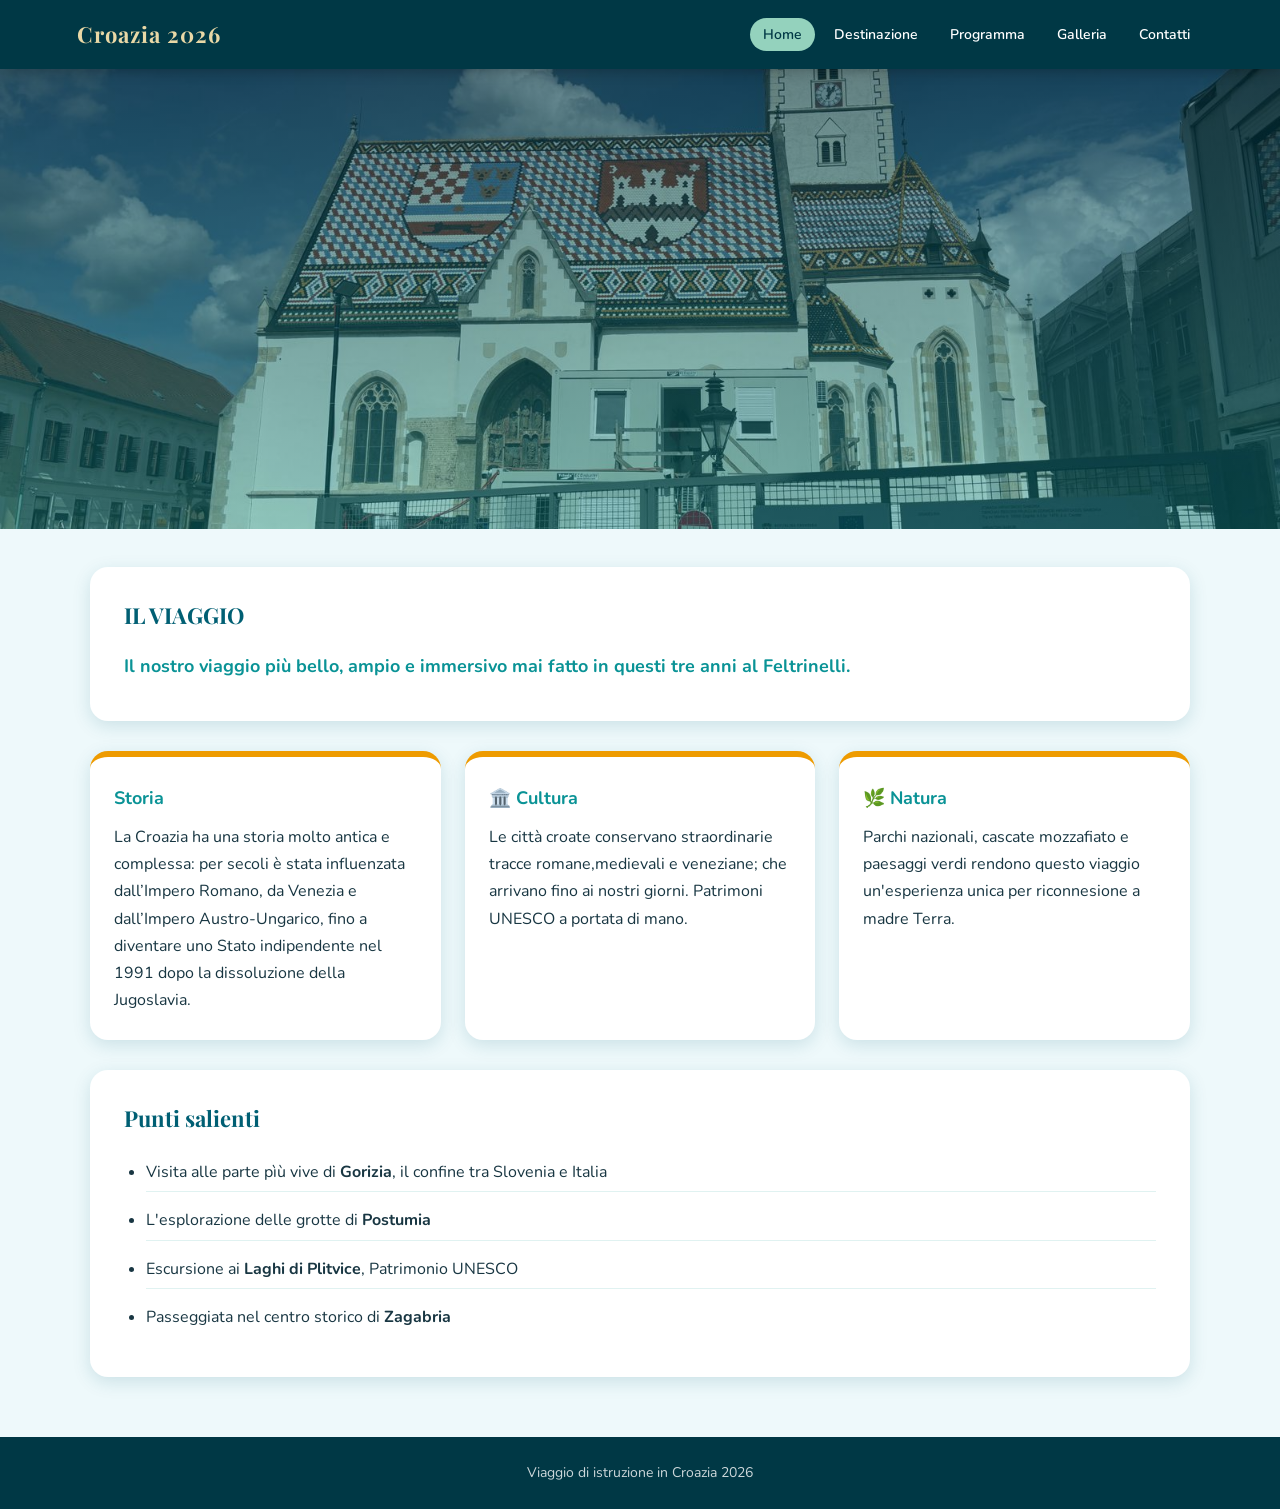
<file: index.html>
<!DOCTYPE html>
<html lang="it">
<head>
    <meta charset="UTF-8">
    <meta name="viewport" content="width=device-width, initial-scale=1.0">
    <title>Viaggio di istruzione in Croazia</title>
    <link rel="stylesheet" href="style.css">
</head>
<body>
    <nav class="navbar">
        <div class="logo">Croazia 2026</div>
        <button class="hamburger" id="hamburger" aria-label="Apri menu">&#9776;</button>
        <ul class="nav-links" id="nav-links">
            <li><a class="active" href="index.html">Home</a></li>
            <li><a href="destinazione.html">Destinazione</a></li>
            <li><a href="programma.html">Programma</a></li>
            <li><a href="galleria.html">Galleria</a></li>
            <li><a href="contatti.html">Contatti</a></li>
        </ul>
    </nav>

    <header class="hero">

    </header>

    <main>
        <section class="intro card">
            <h2>IL VIAGGIO </h2>
            <h3>Il nostro viaggio più bello, ampio e immersivo mai fatto in questi tre anni al Feltrinelli. </h3>
        </section>

        <section class="cards-grid">
            <article class="info-card">
                <h3>Storia </h3>
                <p>La Croazia ha una storia molto antica e complessa: per secoli è stata influenzata dall’Impero Romano, da Venezia e dall’Impero Austro-Ungarico, fino a diventare uno Stato indipendente nel 1991 dopo la dissoluzione della Jugoslavia.</h3>
            </article>
            <article class="info-card">
                <h3>🏛️ Cultura</h3>
                <p>Le città croate conservano straordinarie tracce romane,medievali e veneziane; che arrivano fino ai nostri giorni. Patrimoni UNESCO a portata di mano.</p>
            </article>
            <article class="info-card">
                <h3>🌿 Natura</h3>
                <p>Parchi nazionali, cascate mozzafiato e paesaggi verdi rendono questo viaggio un'esperienza unica per riconnesione a madre Terra.</p>
            </article>
        </section>

        <section class="card highlights">
            <h2>Punti salienti</h2>
            <ul class="custom-list">
                <li>Visita alle parte pìù vive di <strong>Gorizia</strong>, il confine tra Slovenia e Italia</li>
                <li>L'esplorazione delle grotte di <strong>Postumia</strong></li>
                <li>Escursione ai <strong>Laghi di Plitvice</strong>, Patrimonio UNESCO</li>
                <li>Passeggiata nel centro storico di <strong>Zagabria</strong></li>
            </ul>
        </section>
    </main>

    <footer>
        <p>Viaggio di istruzione in Croazia 2026 </p>
    </footer>

  
</body>
</html>
</file>
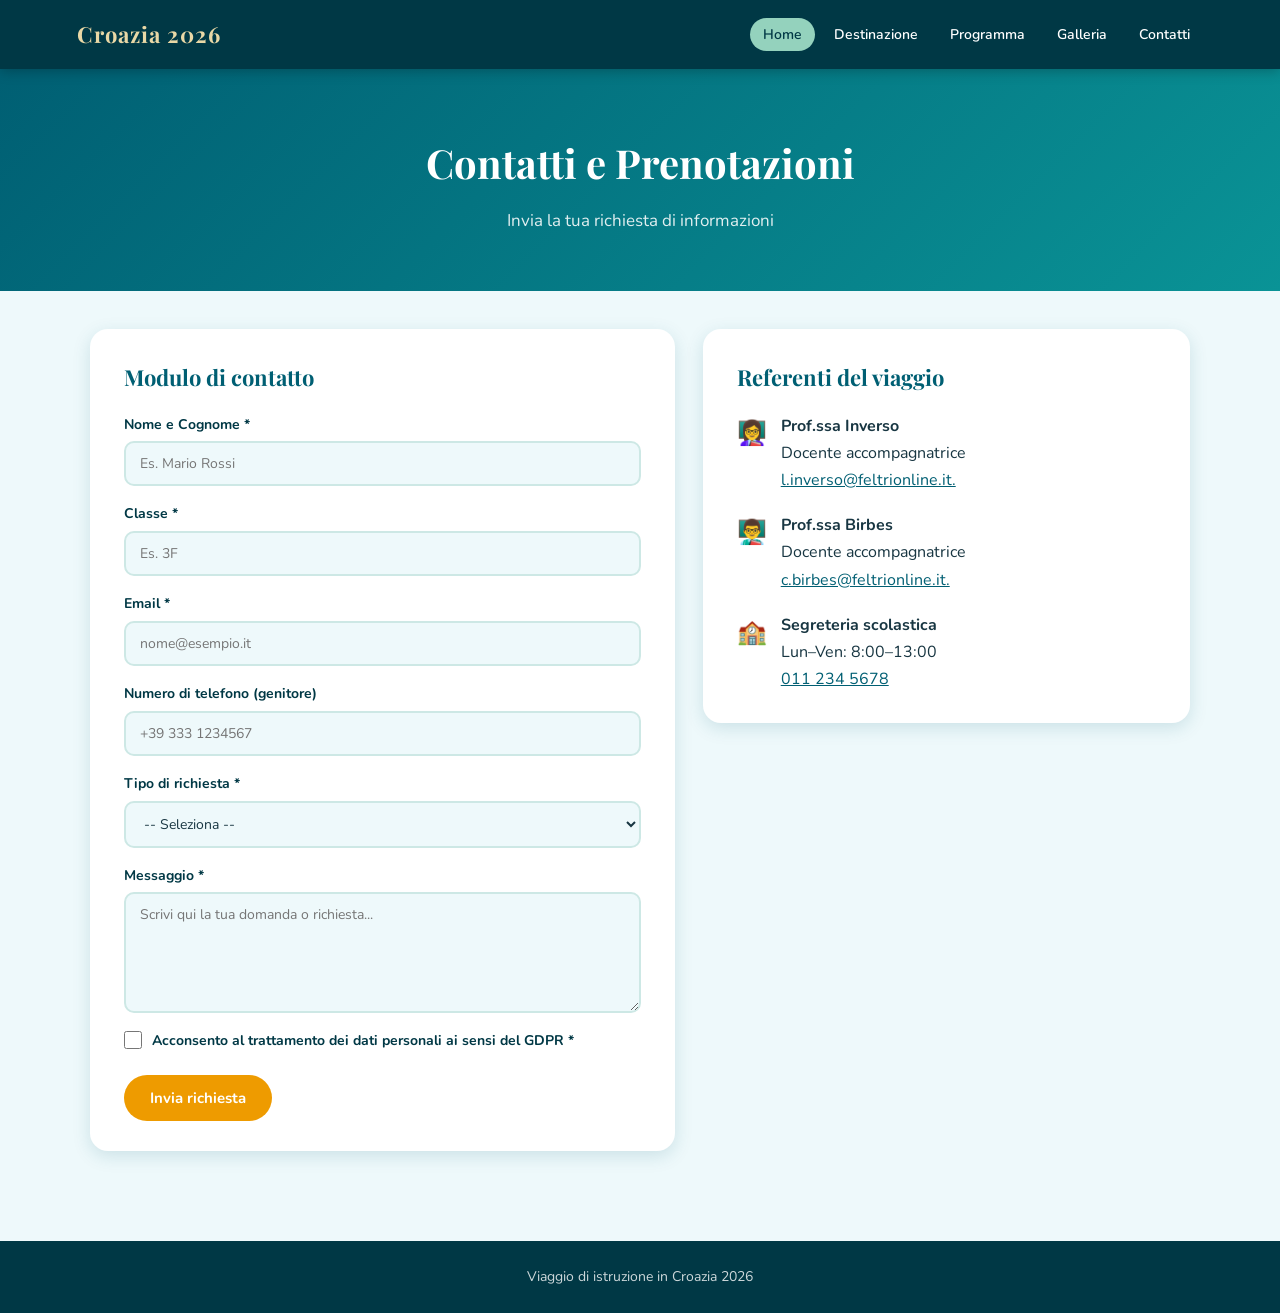
<file: contatti.html>
<!DOCTYPE html>
<html lang="it">
<head>
    <meta charset="UTF-8">
    <meta name="viewport" content="width=device-width, initial-scale=1.0">
    <title>Contatti e Prenotazioni – Croazia</title>
    <link rel="stylesheet" href="style.css">
</head>
<body>
    <nav class="navbar">
        <div class="logo">Croazia 2026</div>
        <button class="hamburger" id="hamburger" aria-label="Apri menu">&#9776;</button>
        <ul class="nav-links" id="nav-links">
            <li><a class="active" href="index.html">Home</a></li>
            <li><a href="destinazione.html">Destinazione</a></li>
            <li><a href="programma.html">Programma</a></li>
            <li><a href="galleria.html">Galleria</a></li>
            <li><a href="contatti.html">Contatti</a></li>
        </ul>
    </nav>

    <header class="page-header">
        <h1>Contatti e Prenotazioni</h1>
        <p class="page-subtitle">Invia la tua richiesta di informazioni</p>
    </header>

    <main>
        <section class="two-columns-contact">
            <div class="card">
                <h2>Modulo di contatto</h2>
                <div class="contact-form">
                    <div class="form-group">
                        <label for="nome">Nome e Cognome *</label>
                        <input type="text" id="nome" name="nome" placeholder="Es. Mario Rossi" required>
                    </div>
                    <div class="form-group">
                        <label for="classe">Classe *</label>
                        <input type="text" id="classe" name="classe" placeholder="Es. 3F" required>
                    </div>
                    <div class="form-group">
                        <label for="email">Email *</label>
                        <input type="email" id="email" name="email" placeholder="nome@esempio.it" required>
                    </div>
                    <div class="form-group">
                        <label for="telefono">Numero di telefono (genitore)</label>
                        <input type="tel" id="telefono" name="telefono" placeholder="+39 333 1234567">
                    </div>
                    <div class="form-group">
                        <label for="tipo">Tipo di richiesta *</label>
                        <select id="tipo" name="tipo" required>
                            <option value="">-- Seleziona --</option>
                            <option value="info">Informazioni generali</option>
                            <option value="prenotazione">Prenotazione</option>
                            <option value="altro">Altro</option>
                        </select>
                    </div>
                    <div class="form-group">
                        <label for="messaggio">Messaggio *</label>
                        <textarea id="messaggio" name="messaggio" rows="5" placeholder="Scrivi qui la tua domanda o richiesta..." required></textarea>
                    </div>
                    <div class="form-group checkbox-group">
                        <input type="checkbox" id="privacy" name="privacy" required>
                        <label for="privacy">Acconsento al trattamento dei dati personali ai sensi del GDPR *</label>
                    </div>
                    <button type="submit" class="btn btn-form">Invia richiesta</button>
                </div>
            </div>

            <div>
                <div class="card contact-info">
                    <h2>Referenti del viaggio</h2>
                    <ul class="contact-list">
                        <li>
                            <span class="contact-icon">👩‍🏫</span>
                            <div>
                                <strong>Prof.ssa Inverso</strong><br>
                                Docente accompagnatrice<br>
                                <a href="mailto:l.inverso@feltrionline.it">l.inverso@feltrionline.it.</a>
                            </div>
                        </li>
                        <li>
                            <span class="contact-icon">👨‍🏫</span>
                            <div>
                                <strong>Prof.ssa Birbes</strong><br>
                                Docente accompagnatrice<br>
                                <a href="mailto: c.birbes@feltrionline.it">c.birbes@feltrionline.it.</a>
                            </div>
                        </li>
                        <li>
                            <span class="contact-icon">🏫</span>
                            <div>
                                <strong>Segreteria scolastica</strong><br>
                                Lun–Ven: 8:00–13:00<br>
                                <a href="tel:+390112345678">011 234 5678</a>
                            </div>
                        </li>
                    </ul>
                </div>
            </div>
        </section>
    </main>

    <footer>
        <p>Viaggio di istruzione in Croazia 2026</p>
    </footer>
</body>
</html>
</file>
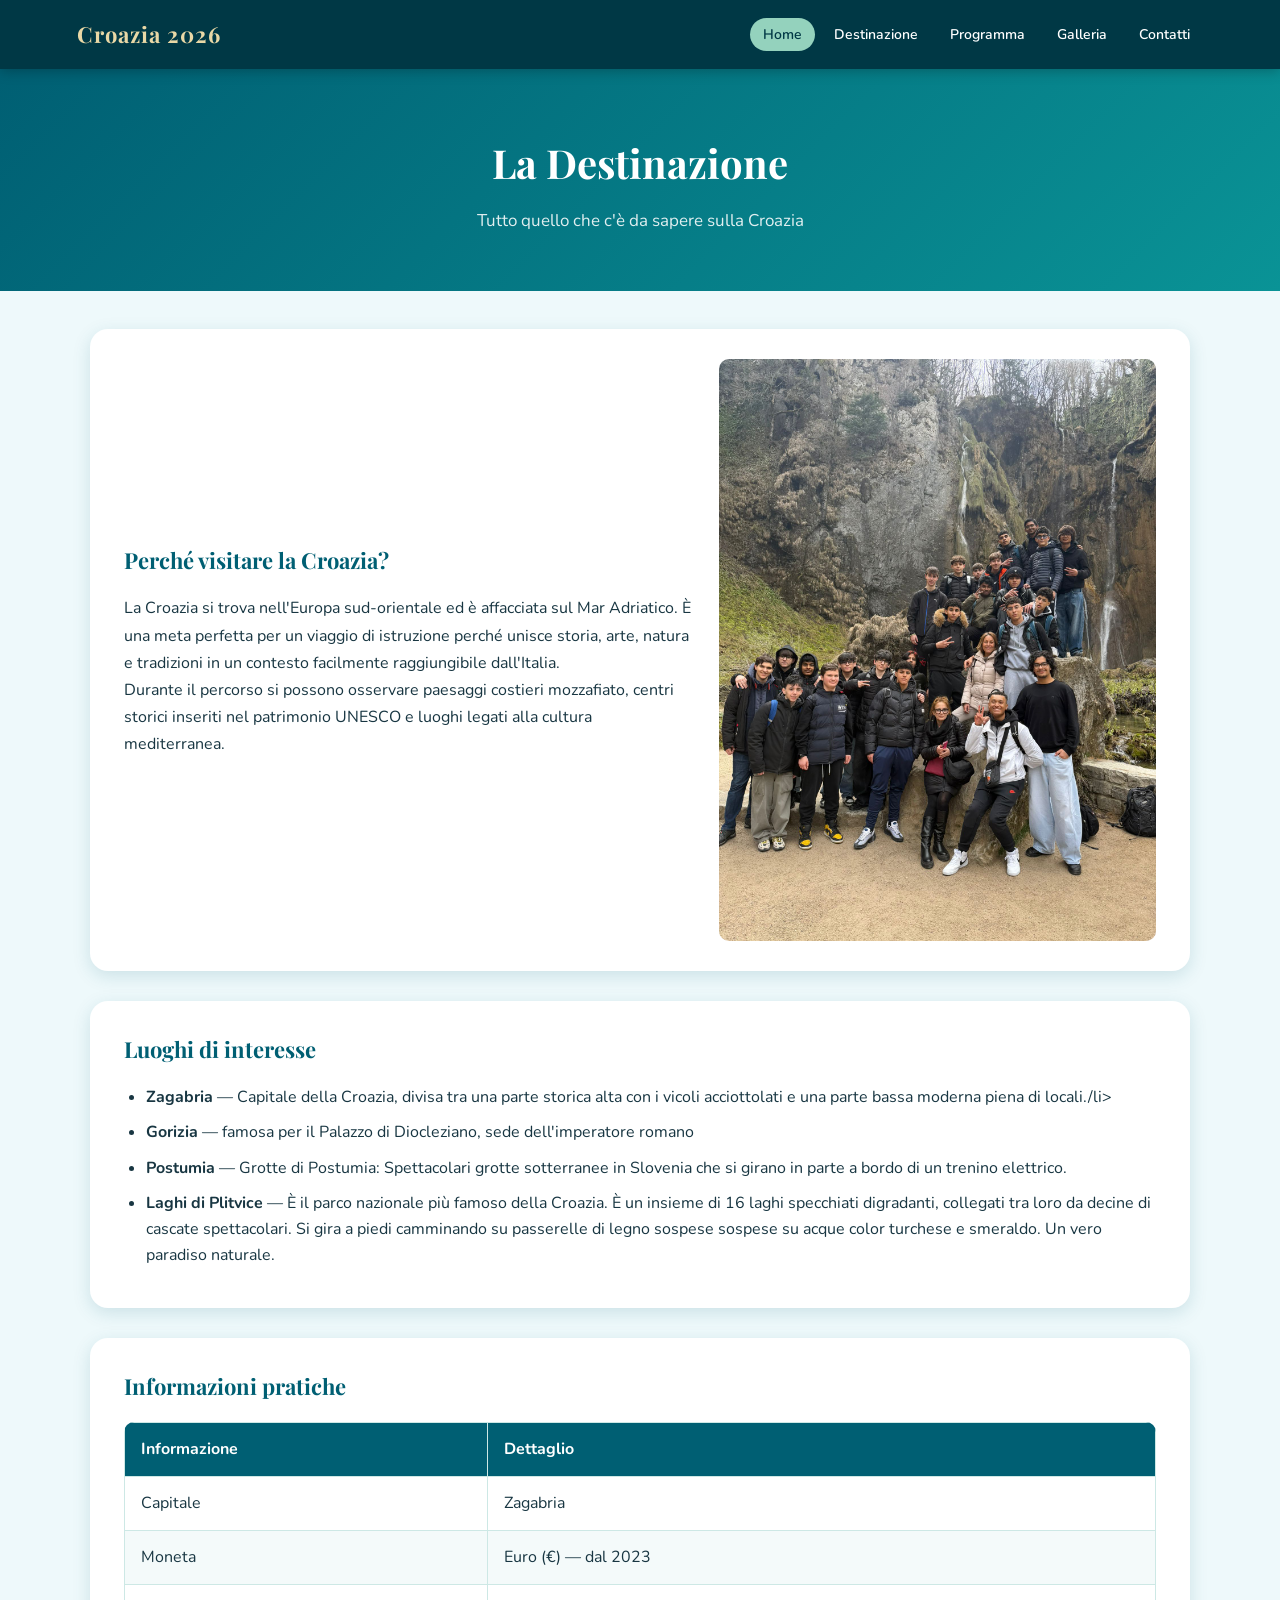
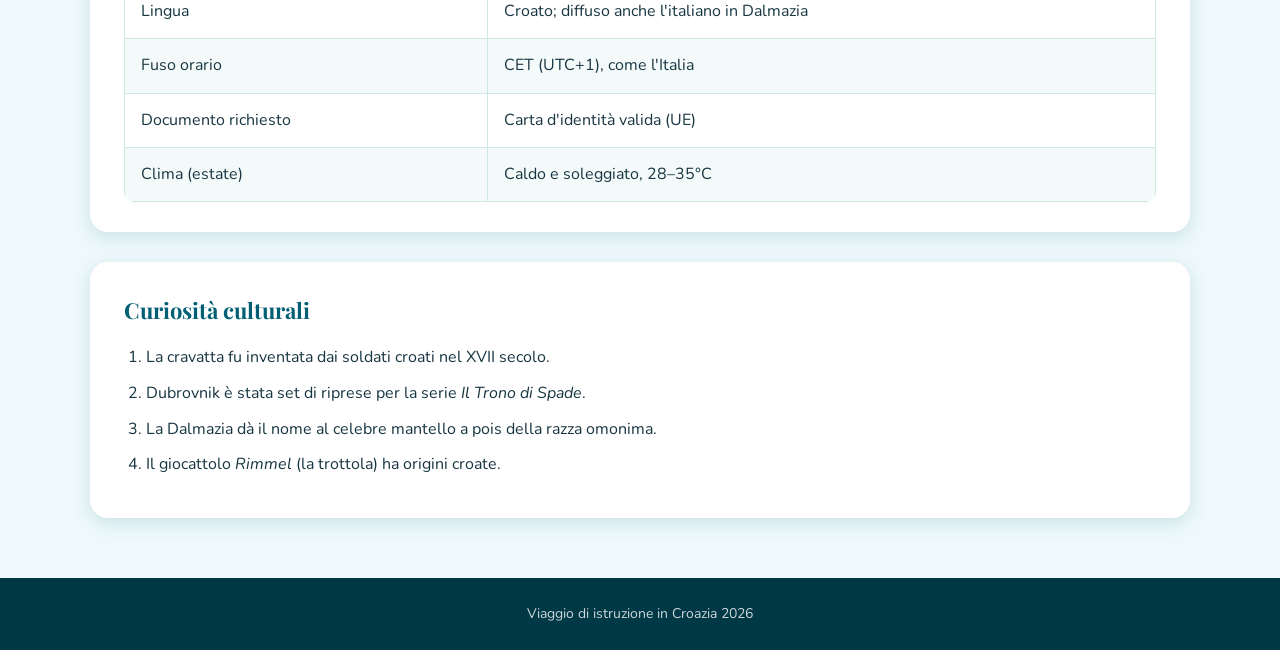
<file: destinazione.html>
<!DOCTYPE html>
<html lang="it">
<head>
    <meta charset="UTF-8">
    <meta name="viewport" content="width=device-width, initial-scale=1.0">
    <title>Destinazione – Croazia</title>
    <link rel="stylesheet" href="style.css">
</head>
<body>
    <nav class="navbar">
        <div class="logo">Croazia 2026</div>
        <button class="hamburger" id="hamburger" aria-label="Apri menu">&#9776;</button>
        <ul class="nav-links" id="nav-links">
           <li><a class="active" href="index.html">Home</a></li>
            <li><a href="destinazione.html">Destinazione</a></li>
            <li><a href="programma.html">Programma</a></li>
            <li><a href="galleria.html">Galleria</a></li>
            <li><a href="contatti.html">Contatti</a></li>
        </ul>
    </nav>

    <header class="page-header">
        <h1>La Destinazione</h1>
        <p class="page-subtitle">Tutto quello che c'è da sapere sulla Croazia</p>
    </header>

    <main>
        <section class="two-columns card">
            <div>
                <h2>Perché visitare la Croazia?</h2>
                <p>La Croazia si trova nell'Europa sud-orientale ed è affacciata sul Mar Adriatico. È una meta perfetta per un viaggio di istruzione perché unisce storia, arte, natura e tradizioni in un contesto facilmente raggiungibile dall'Italia.</p>
                <p>Durante il percorso si possono osservare paesaggi costieri mozzafiato, centri storici inseriti nel patrimonio UNESCO e luoghi legati alla cultura mediterranea.</p>
            </div>
            <div ><img src="Classe.jpeg" alt=""></div>
        </section>

        <section class="card">
            <h2>Luoghi di interesse</h2>
            <ul class="custom-list">
                <li><strong>Zagabria</strong> — Capitale della Croazia, divisa tra una parte storica alta con i vicoli acciottolati e una parte bassa moderna piena di locali./li>
                <li><strong>Gorizia</strong> — famosa per il Palazzo di Diocleziano, sede dell'imperatore romano</li>
                <li><strong>Postumia</strong> — Grotte di Postumia: Spettacolari grotte sotterranee in Slovenia che si girano in parte a bordo di un trenino elettrico.</li>
                <li><strong>Laghi di Plitvice</strong> — È il parco nazionale più famoso della Croazia. È un insieme di 16 laghi specchiati digradanti, collegati tra loro da decine di cascate spettacolari. Si gira a piedi camminando su passerelle di legno sospese sospese su acque color turchese e smeraldo. Un vero paradiso naturale.</li>
            </ul>
        </section>

        <section class="card">
            <h2>Informazioni pratiche</h2>
            <table>
                <thead>
                    <tr>
                        <th>Informazione</th>
                        <th>Dettaglio</th>
                    </tr>
                </thead>
                <tbody>
                    <tr>
                        <td>Capitale</td>
                        <td>Zagabria</td>
                    </tr>
                    <tr>
                        <td>Moneta</td>
                        <td>Euro (€) — dal 2023</td>
                    </tr>
                    <tr>
                        <td>Lingua</td>
                        <td>Croato; diffuso anche l'italiano in Dalmazia</td>
                    </tr>
                    <tr>
                        <td>Fuso orario</td>
                        <td>CET (UTC+1), come l'Italia</td>
                    </tr>
                    <tr>
                        <td>Documento richiesto</td>
                        <td>Carta d'identità valida (UE)</td>
                    </tr>
                    <tr>
                        <td>Clima (estate)</td>
                        <td>Caldo e soleggiato, 28–35°C</td>
                    </tr>
                </tbody>
            </table>
        </section>

        <section class="card">
            <h2>Curiosità culturali</h2>
            <ol class="custom-list">
                <li>La cravatta fu inventata dai soldati croati nel XVII secolo.</li>
                <li>Dubrovnik è stata set di riprese per la serie <em>Il Trono di Spade</em>.</li>
                <li>La Dalmazia dà il nome al celebre mantello a pois della razza omonima.</li>
                <li>Il giocattolo <em>Rimmel</em> (la trottola) ha origini croate.</li>
            </ol>
        </section>
    </main>

    <footer>
        <p>Viaggio di istruzione in Croazia 2026</p>
    </footer>
</body>
</html>
</file>
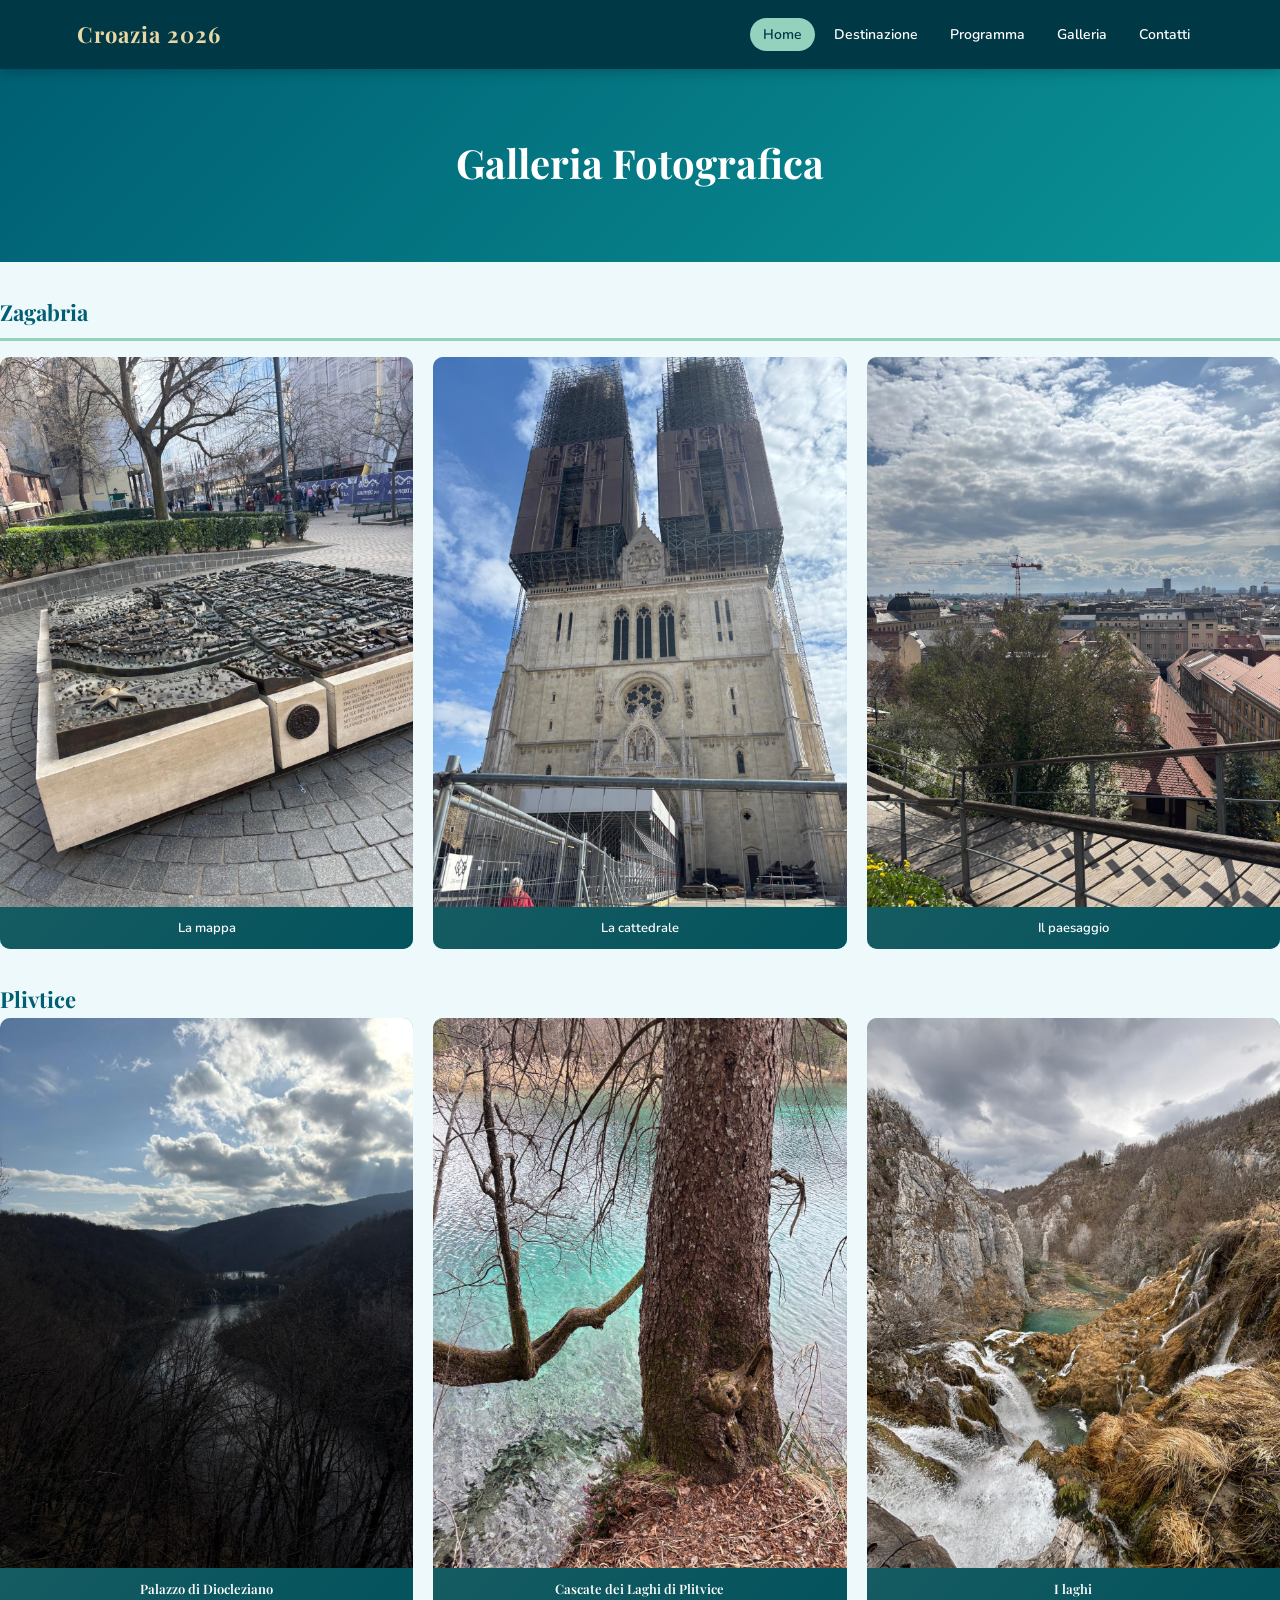
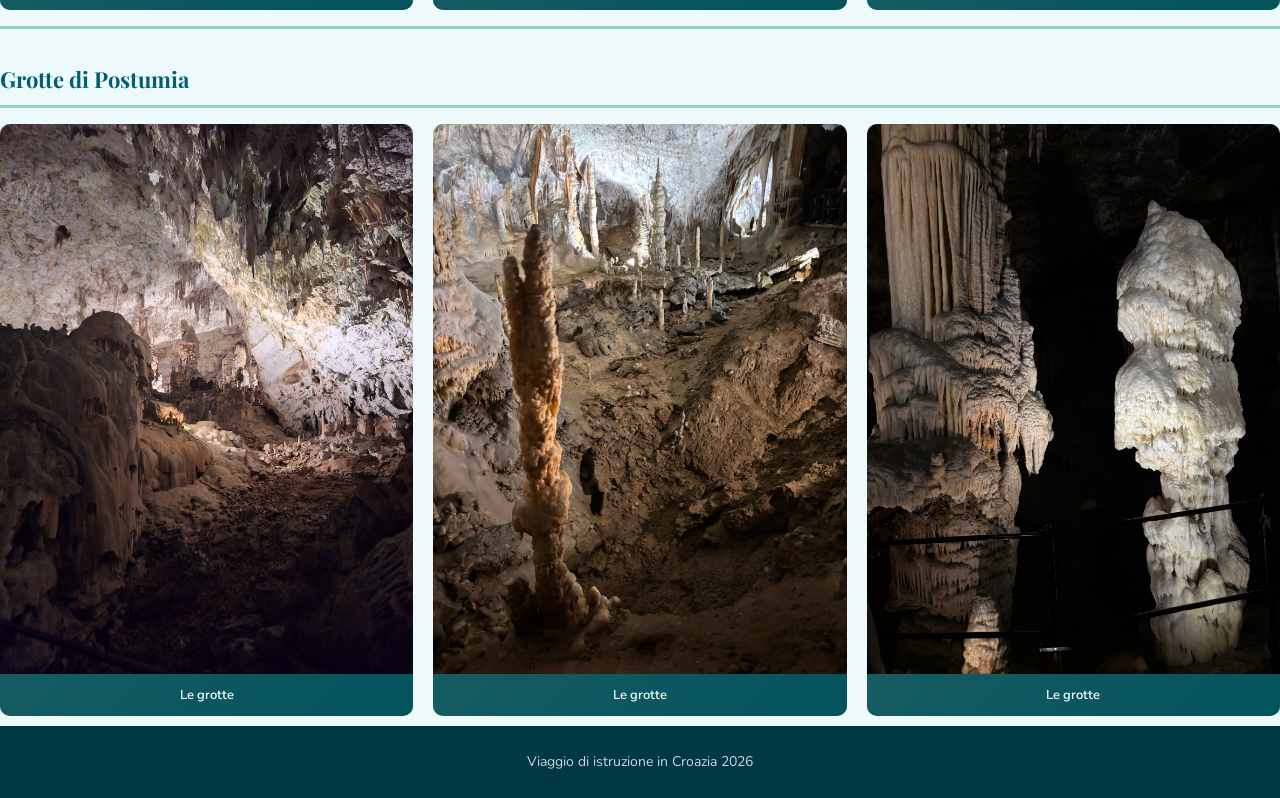
<file: galleria.html>
<!DOCTYPE html>
<html lang="it">
<head>
    <meta charset="UTF-8">
    <meta name="viewport" content="width=device-width, initial-scale=1.0">
    <title>Galleria Foto – Croazia</title>
    <link rel="stylesheet" href="style.css">
</head>
<body>
    <nav class="navbar">
        <div class="logo">Croazia 2026</div>
        <button class="hamburger" id="hamburger" aria-label="Apri menu">&#9776;</button>
        <ul class="nav-links" id="nav-links">
            <li><a class="active" href="index.html">Home</a></li>
            <li><a href="destinazione.html">Destinazione</a></li>
            <li><a href="programma.html">Programma</a></li>
            <li><a href="galleria.html">Galleria</a></li>
            <li><a href="contatti.html">Contatti</a></li>
        </ul>
    </nav>

    <header class="page-header">
        <h1>Galleria Fotografica</h1>
        <p class="page-subtitle"></p>
    </header>

        <section>
            <h2 class="gallery-title">Zagabria</h2>
            <div class="gallery-grid">
                <figure class="gallery-item">
                    <img src="Mappa.jpeg" alt="La mappa" onerror="this.parentElement.classList.add('no-img')">
                    <figcaption>La mappa </figcaption>
                </figure>
                <figure class="gallery-item">
                    <img src="Cattedrale.jpeg" alt="La cattedrale" onerror="this.parentElement.classList.add('no-img')">
                    <figcaption>La cattedrale</figcaption>
                </figure>
                <figure class="gallery-item">
                    <img src="Lucchetti.jpeg" alt="Vista sul mare da Dubrovnik" onerror="this.parentElement.classList.add('no-img')">
                    <figcaption>Il paesaggio</figcaption>
                </figure>
            </div>
        </section>

        <section>
            <h2 class="gallery-title">Plivtice
            <div class="gallery-grid">
                <figure class="gallery-item">
                    <img src="Oscurità.jpeg" alt="Laghi" onerror="this.parentElement.classList.add('no-img')">
                    <figcaption>Palazzo di Diocleziano</figcaption>
                </figure>
                <figure class="gallery-item">
                    <img src="Elefante.jpeg" alt ="Laghi di Plitvice" onerror="this.parentElement.classList.add('no-img')">
                    <figcaption>Cascate dei Laghi di Plitvice</figcaption>
                </figure>
                <figure class="gallery-item">
                    <img src="PlivLAg.jpeg" alt="Sentieri di Plitvice" onerror="this.parentElement.classList.add('no-img')">
                    <figcaption>I laghi</figcaption>
                </figure>
            </div>
        </section>

        <section>
            <h2 class="gallery-title">Grotte di Postumia</h2>
            <div class="gallery-grid">
                <figure class="gallery-item">
                    <img src="G1.jpeg" alt="Organo del mare di Zara" onerror="this.parentElement.classList.add('no-img')">
                    <figcaption>Le grotte </figcaption>
                </figure>
                <figure class="gallery-item">
                    <img src="G2.jpeg" alt="Centro storico di Zara" onerror="this.parentElement.classList.add('no-img')">
                    <figcaption>Le grotte</figcaption>
                </figure>
                <figure class="gallery-item">
                    <img src="G3.jpeg" alt="Traù" onerror="this.parentElement.classList.add('no-img')">
                    <figcaption>Le grotte</figcaption>
                </figure>
            </div>
        </section>
    </main>

    <footer>
        <p>Viaggio di istruzione in Croazia 2026</p>
    </footer>
</body>
</html>
</file>
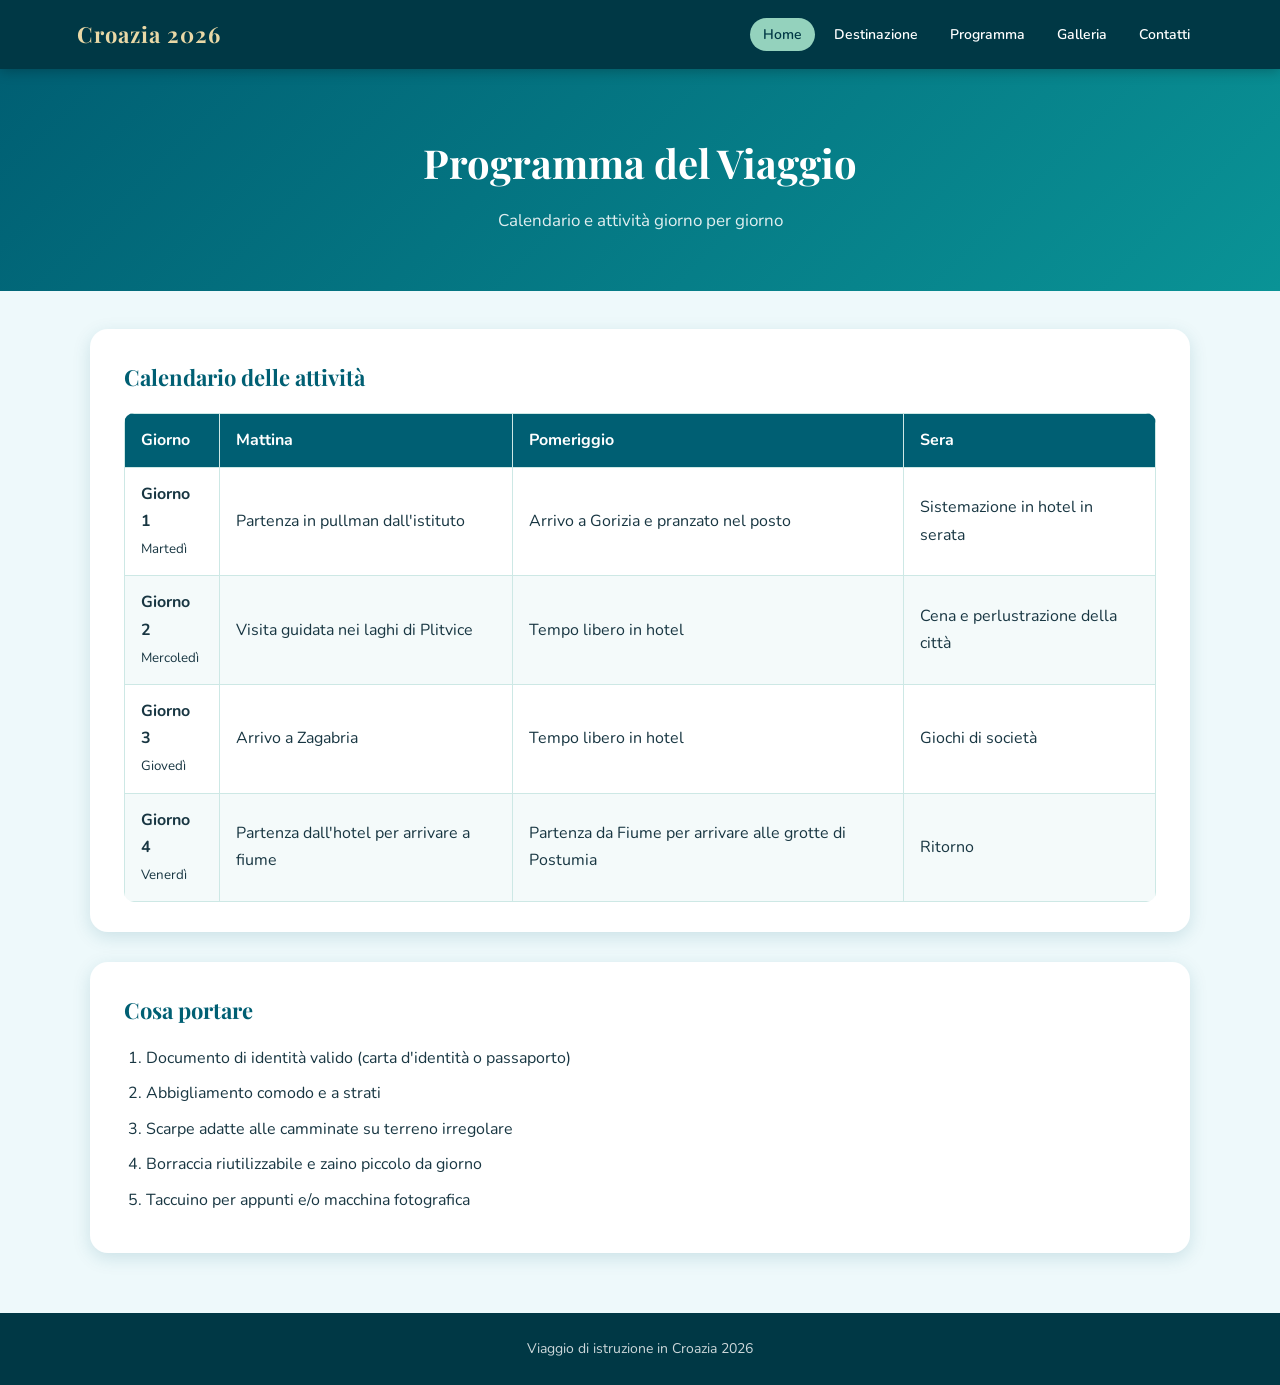
<file: programma.html>
<!DOCTYPE html>
<html lang="it">
<head>
    <meta charset="UTF-8">
    <meta name="viewport" content="width=device-width, initial-scale=1.0">
    <title>Programma – Croazia</title>
    <link rel="stylesheet" href="style.css">
</head>
<body>
    <nav class="navbar">
        <div class="logo">Croazia 2026</div>
        <button class="hamburger" id="hamburger" aria-label="Apri menu">&#9776;</button>
        <ul class="nav-links" id="nav-links">
            <li><a class="active" href="index.html">Home</a></li>
            <li><a href="destinazione.html">Destinazione</a></li>
            <li><a href="programma.html">Programma</a></li>
            <li><a href="galleria.html">Galleria</a></li>
            <li><a href="contatti.html">Contatti</a></li>
        </ul>
    </nav>

    <header class="page-header">
        <h1>Programma del Viaggio</h1>
        <p class="page-subtitle">Calendario e attività giorno per giorno</p>
    </header>

    <main>
        <section class="card">
            <h2>Calendario delle attività</h2>
            <div class="table-wrapper">
                <table>
                    <thead>
                        <tr>
                            <th>Giorno</th>
                            <th>Mattina</th>
                            <th>Pomeriggio</th>
                            <th>Sera</th>
                        </tr>
                    </thead>
                    <tbody>
                        <tr>
                            <td><strong>Giorno 1</strong><br><small>Martedì</small></td>
                            <td>Partenza in pullman dall'istituto</td>
                            <td>Arrivo a Gorizia e pranzato nel posto</td>
                            <td>Sistemazione in hotel in serata</td>
                        </tr>
                        <tr>
                            <td><strong>Giorno 2</strong><br><small>Mercoledì</small></td>
                            <td>Visita guidata nei laghi di Plitvice</td>
                            <td>Tempo libero in hotel</td>
                            <td>Cena e perlustrazione della città</td>
                        </tr>
                        <tr>
                            <td><strong>Giorno 3</strong><br><small>Giovedì</small></td>
                            <td>Arrivo a Zagabria</td>
                            <td>Tempo libero in hotel</td>
                            <td>Giochi di società</td>
                        </tr>
                        <tr>
                            <td><strong>Giorno 4</strong><br><small>Venerdì</small></td>
                            <td>Partenza dall'hotel per arrivare a fiume</td>
                            <td>Partenza da Fiume per arrivare alle grotte di Postumia</td>
                            <td>Ritorno</td>
                        </tr>
                        </tr>
                    </tbody>
                </table>
            </div>
        </section>


        <section class="card">
            <h2>Cosa portare</h2>
            <ol class="custom-list">
                <li>Documento di identità valido (carta d'identità o passaporto)</li>
                <li>Abbigliamento comodo e a strati</li>
                <li>Scarpe adatte alle camminate su terreno irregolare</li>
                <li>Borraccia riutilizzabile e zaino piccolo da giorno</li>
                <li>Taccuino per appunti e/o macchina fotografica</li>
            </ol>
        </section>
    </main>

    <footer>
        <p>Viaggio di istruzione in Croazia 2026</p>
    </footer>
</body>
</html>
</file>
<file: style.css>
@import url('https://fonts.googleapis.com/css2?family=Playfair+Display:wght@600;700&family=Nunito:wght@400;600;700&display=swap');

:root {
    --blu-scuro:    #003845;
    --blu-medio:    #005f73;
    --blu-chiaro:   #0a9396;
    --verde-acqua:  #94d2bd;
    --sabbia:       #e9d8a6;
    --arancio:      #ee9b00;
    --arancio-dark: #ca6702;
    --sfondo:       #eef9fb;
    --bianco:       #ffffff;
    --testo:        #183642;
    --ombra:        rgba(0, 95, 115, 0.15);
    --radius:       18px;
    --radius-sm:    10px;
    --transition:   0.3s ease;
}

*, *::before, *::after {
    margin: 0;
    padding: 0;
    box-sizing: border-box;
}

body {
    font-family: 'Nunito', sans-serif;
    background-color: var(--sfondo);
    color: var(--testo);
    line-height: 1.7;
}

img {
    max-width: 100%;
    height: auto;
    display: block;
    border-radius: var(--radius-sm);
}

a {
    color: var(--blu-medio);
    transition: color var(--transition);
}

a:hover {
    color: var(--arancio);
}

.navbar {
    background-color: var(--blu-scuro);
    color: var(--bianco);
    display: flex;
    justify-content: space-between;
    align-items: center;
    padding: 16px 6%;
    position: sticky;
    top: 0;
    z-index: 100;
    box-shadow: 0 2px 12px rgba(0,0,0,0.25);
}

.logo {
    font-family: 'Playfair Display', serif;
    font-size: 22px;
    font-weight: 700;
    letter-spacing: 1px;
    color: var(--sabbia);
}

.nav-links {
    display: flex;
    list-style: none;
    gap: 6px;
    flex-wrap: wrap;
}

.nav-links a {
    color: var(--bianco);
    text-decoration: none;
    font-weight: 600;
    font-size: 14px;
    padding: 7px 13px;
    border-radius: 20px;
    transition: background var(--transition), color var(--transition);
}

.nav-links a:hover,
.nav-links a.active {
    background-color: var(--verde-acqua);
    color: var(--blu-scuro);
}


.hamburger {
    display: none;
    background: none;
    border: none;
    color: var(--bianco);
    font-size: 26px;
    cursor: pointer;
}


.hero {
    min-height: 460px;
    background:
        linear-gradient(rgba(0, 56, 69, 0.55), rgba(10, 147, 150, 0.4)),
        url('index.jpeg') center/cover no-repeat;
    display: flex;
    align-items: center;
    padding: 60px 6%;
}

.hero-text {
    background: rgba(255, 255, 255, 0.92);
    padding: 38px 42px;
    border-radius: var(--radius);
    max-width: 600px;
    box-shadow: 0 10px 30px rgba(0,0,0,0.18);
}

.hero-text h1 {
    font-family: 'Playfair Display', serif;
    font-size: 38px;
    color: var(--blu-scuro);
    margin-bottom: 14px;
    line-height: 1.2;
}

.hero-text p {
    font-size: 16px;
    color: var(--testo);
    margin-bottom: 6px;
}


.page-header {
    background: linear-gradient(135deg, var(--blu-medio), var(--blu-chiaro));
    color: var(--bianco);
    text-align: center;
    padding: 60px 6% 55px;
}

.page-header h1 {
    font-family: 'Playfair Display', serif;
    font-size: 40px;
    margin-bottom: 10px;
}

.page-subtitle {
    font-size: 17px;
    opacity: 0.88;
}


.btn {
    display: inline-block;
    margin-top: 22px;
    background-color: var(--arancio);
    color: var(--bianco);
    padding: 13px 26px;
    border-radius: 30px;
    text-decoration: none;
    font-weight: 700;
    font-size: 15px;
    transition: background var(--transition), transform var(--transition);
}

.btn:hover {
    background-color: var(--arancio-dark);
    color: var(--bianco);
    transform: scale(1.05);
}


main {
    width: 88%;
    max-width: 1100px;
    margin: 38px auto 60px;
}


.card {
    background: var(--bianco);
    border-radius: var(--radius);
    padding: 30px 34px;
    margin-bottom: 30px;
    box-shadow: 0 5px 18px var(--ombra);
}

h2 {
    font-family: 'Playfair Display', serif;
    color: var(--blu-medio);
    margin-bottom: 16px;
    font-size: 22px;
}

h3 {
    color: var(--blu-chiaro);
    margin-bottom: 10px;
    font-size: 18px;
}


.cards-grid {
    display: grid;
    grid-template-columns: repeat(3, 1fr);
    gap: 24px;
    margin-bottom: 30px;
}

.info-card {
    background: var(--bianco);
    border-radius: var(--radius);
    padding: 26px 24px;
    box-shadow: 0 5px 18px var(--ombra);
    border-top: 6px solid var(--arancio);
    transition: transform var(--transition), box-shadow var(--transition);
}

.info-card:hover {
    transform: translateY(-7px);
    box-shadow: 0 12px 28px var(--ombra);
}


.two-columns {
    display: grid;
    grid-template-columns: 1.3fr 1fr;
    gap: 28px;
    align-items: center;
}

.image-placeholder {
    background: linear-gradient(135deg, var(--verde-acqua), var(--blu-chiaro));
    color: var(--bianco);
    min-height: 220px;
    border-radius: var(--radius-sm);
    display: flex;
    flex-direction: column;
    align-items: center;
    justify-content: center;
    text-align: center;
    font-weight: 700;
    padding: 20px;
    border: 3px dashed var(--sabbia);
    gap: 8px;
}


.custom-list {
    padding-left: 22px;
}

.custom-list li {
    margin: 10px 0;
    line-height: 1.6;
}


.table-wrapper {
    overflow-x: auto;
}

table {
    width: 100%;
    border-collapse: collapse;
    border-radius: var(--radius-sm);
    overflow: hidden;
}

th {
    background-color: var(--blu-medio);
    color: var(--bianco);
    font-weight: 700;
    text-align: left;
}

th, td {
    padding: 13px 16px;
    border: 1px solid #cde8e5;
}

tr:nth-child(even) td {
    background-color: #f4fafa;
}

tr.total-row td {
    background-color: #fff5d6;
    font-size: 16px;
}


.timeline-items {
    position: relative;
    padding-left: 30px;
}

.timeline-items::before {
    content: '';
    position: absolute;
    left: 10px;
    top: 0;
    bottom: 0;
    width: 3px;
    background: linear-gradient(to bottom, var(--blu-chiaro), var(--verde-acqua));
    border-radius: 3px;
}

.timeline-item {
    position: relative;
    margin-bottom: 28px;
    display: flex;
    gap: 18px;
    align-items: flex-start;
}

.timeline-dot {
    position: absolute;
    left: -26px;
    top: 6px;
    width: 15px;
    height: 15px;
    background: var(--arancio);
    border-radius: 50%;
    border: 3px solid var(--bianco);
    box-shadow: 0 0 0 3px var(--arancio);
    flex-shrink: 0;
}

.timeline-content h3 {
    margin-bottom: 4px;
}


.gallery-title {
    font-family: 'Playfair Display', serif;
    color: var(--blu-medio);
    margin: 32px 0 16px;
    font-size: 22px;
    padding-bottom: 6px;
    border-bottom: 3px solid var(--verde-acqua);
}

.gallery-grid {
    display: grid;
    grid-template-columns: repeat(3, 1fr);
    gap: 20px;
    margin-bottom: 10px;
}

.gallery-item {
    background: linear-gradient(135deg, var(--verde-acqua), var(--blu-chiaro));
    border-radius: var(--radius-sm);
    overflow: hidden;
    transition: transform var(--transition), box-shadow var(--transition);
    min-height: 190px;
    display: flex;
    flex-direction: column;
}

.gallery-item img {
    width: 100%;
    height: 550px;
    object-fit: cover;
    border-radius: 0;
}

.gallery-item figcaption {
    padding: 10px 12px;
    font-size: 13px;
    font-weight: 600;
    color: var(--bianco);
    background: rgba(0,56,69,0.7);
    text-align: center;
}


.gallery-item.no-img {
    align-items: center;
    justify-content: center;
    color: var(--bianco);
    font-weight: 700;
    font-size: 14px;
    text-align: center;
    padding: 20px;
}

.gallery-item.no-img::before {
    content: '📷';
    font-size: 36px;
    margin-bottom: 8px;
}

.gallery-item.no-img img {
    display: none;
}

.gallery-item:hover {
    transform: scale(1.03);
    box-shadow: 0 10px 26px var(--ombra);
}


.two-columns-contact {
    display: grid;
    grid-template-columns: 1.2fr 1fr;
    gap: 28px;
    align-items: start;
}


.contact-form {
    display: flex;
    flex-direction: column;
    gap: 16px;
}

.form-group {
    display: flex;
    flex-direction: column;
    gap: 5px;
}

.form-group label {
    font-weight: 700;
    font-size: 14px;
    color: var(--blu-scuro);
}

.form-group input,
.form-group select,
.form-group textarea {
    padding: 11px 14px;
    border: 2px solid #cde8e5;
    border-radius: var(--radius-sm);
    font-family: 'Nunito', sans-serif;
    font-size: 14px;
    color: var(--testo);
    background: var(--sfondo);
    transition: border-color var(--transition), box-shadow var(--transition);
    outline: none;
}

.form-group input:focus,
.form-group select:focus,
.form-group textarea:focus {
    border-color: var(--blu-chiaro);
    box-shadow: 0 0 0 3px rgba(10, 147, 150, 0.18);
}

.checkbox-group {
    flex-direction: row;
    align-items: flex-start;
    gap: 10px;
}

.checkbox-group input[type="checkbox"] {
    width: 18px;
    height: 18px;
    margin-top: 2px;
    flex-shrink: 0;
}

.btn-form {
    cursor: pointer;
    border: none;
    font-family: 'Nunito', sans-serif;
    font-size: 15px;
    align-self: flex-start;
    margin-top: 6px;
}


.contact-info {
    margin-bottom: 24px;
}

.contact-list {
    list-style: none;
    display: flex;
    flex-direction: column;
    gap: 18px;
}

.contact-list li {
    display: flex;
    gap: 14px;
    align-items: flex-start;
}

.contact-icon {
    font-size: 24px;
    flex-shrink: 0;
}


.deadline-list {
    list-style: none;
    display: flex;
    flex-direction: column;
    gap: 12px;
}

.deadline-list li {
    display: flex;
    align-items: center;
    gap: 14px;
    font-size: 15px;
}

.deadline-date {
    background: var(--arancio);
    color: var(--bianco);
    border-radius: 20px;
    padding: 4px 12px;
    font-weight: 700;
    font-size: 13px;
    white-space: nowrap;
}


.highlights .custom-list li {
    padding: 6px 0;
    border-bottom: 1px solid #e0f2f1;
}

.highlights .custom-list li:last-child {
    border-bottom: none;
}


footer {
    background-color: var(--blu-scuro);
    color: rgba(255,255,255,0.8);
    text-align: center;
    padding: 24px 20px;
    font-size: 14px;
    margin-top: 0;
}


@media (max-width: 900px) {
    .cards-grid,
    .gallery-grid {
        grid-template-columns: repeat(2, 1fr);
    }

    .two-columns,
    .two-columns-contact {
        grid-template-columns: 1fr;
    }

    .hero-text h1 {
        font-size: 30px;
    }

    .page-header h1 {
        font-size: 32px;
    }

    main {
        width: 92%;
    }
}


@media (max-width: 600px) {
    /* Hamburger menu */
    .hamburger {
        display: block;
    }

    .nav-links {
        display: none;
        flex-direction: column;
        width: 100%;
        background: var(--blu-scuro);
        padding: 12px 6%;
        gap: 4px;
    }

    .nav-links.open {
        display: flex;
    }

    .nav-links a {
        display: block;
        padding: 10px 14px;
        font-size: 15px;
    }

    .navbar {
        flex-wrap: wrap;
        gap: 8px;
    }

    
    .hero {
        min-height: 340px;
        padding: 30px 5%;
    }

    .hero-text {
        padding: 24px 20px;
    }

    .hero-text h1 {
        font-size: 24px;
    }

   
    .cards-grid,
    .gallery-grid {
        grid-template-columns: 1fr;
    }

    
    .page-header {
        padding: 40px 5% 36px;
    }

    .page-header h1 {
        font-size: 26px;
    }

    table {
        font-size: 13px;
    }

    th, td {
        padding: 9px 10px;
    }

    .card {
        padding: 22px 18px;
    }

    main {
        width: 95%;
        margin: 24px auto 40px;
    }
}
</file>
